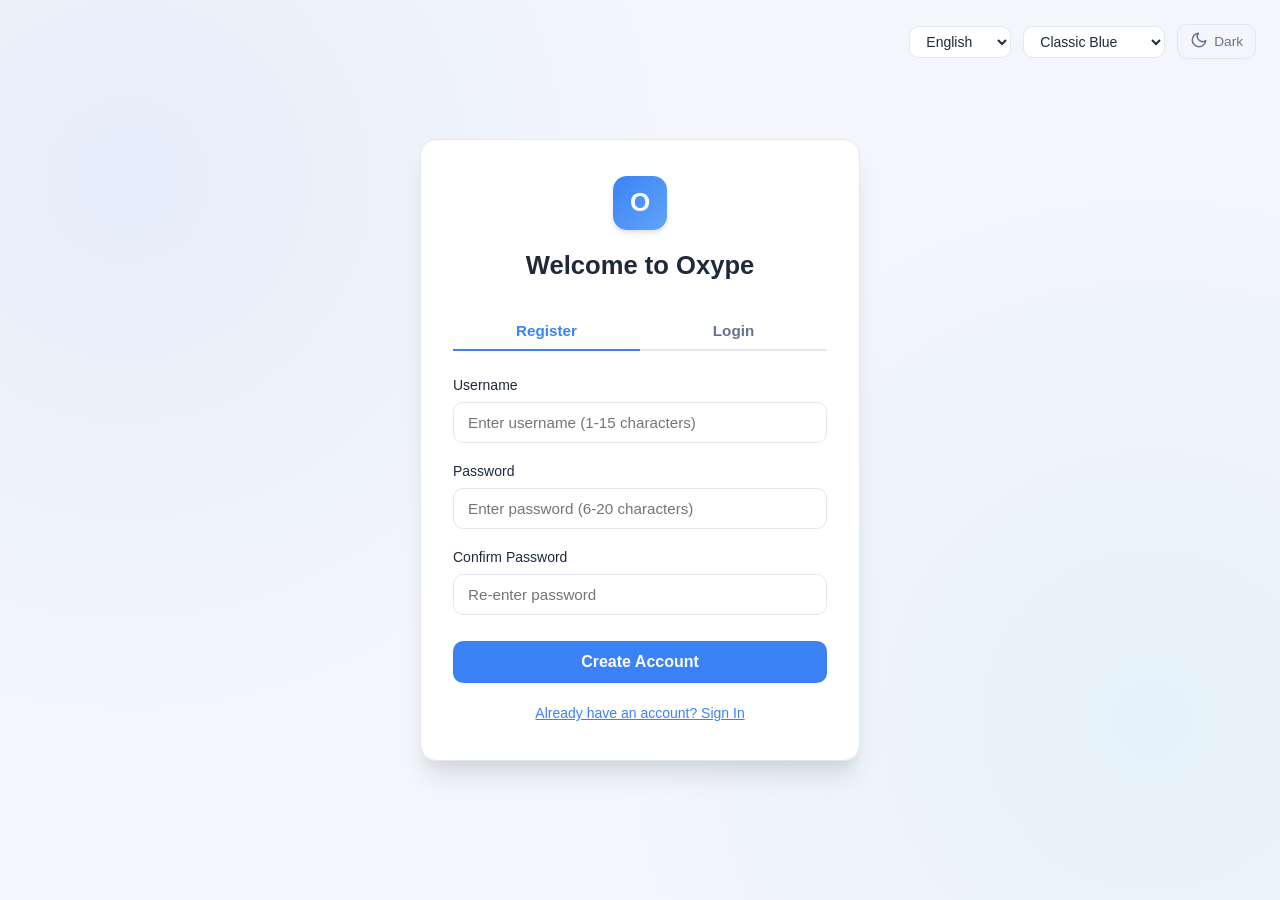
<file: client/index.html>
<!DOCTYPE html>
<html lang="en">
<head>
    <meta charset="UTF-8">
    <meta name="viewport" content="width=device-width, initial-scale=1.0">
    <title data-i18n="app.title">Oxype</title>
    <!-- Base Stylesheet and Style Controller Styles -->
    <link rel="stylesheet" href="style.css">
    <!-- Registration / Auth Specific Stylesheet -->
    <link rel="stylesheet" href="register.css">
</head>
<body>
    <div class="auth-wrapper">
        <!-- Top Action Bar for Language and Theme Selection -->
        <header class="auth-top-bar toolbar-actions">
            <!-- Language Selector Dropdown -->
            <select id="languageSelect" class="select-control" aria-label="Language">
                <!-- Dynamically populated by lang.js -->
            </select>

            <!-- Theme Color Tone Selector -->
            <select id="colorThemeSelect" class="select-control" aria-label="Color Tone">
                <!-- Dynamically populated by style.js -->
            </select>

            <!-- Theme Toggle Button -->
            <button class="theme-toggle-btn" type="button" aria-label="Toggle Theme">
                <span class="theme-icon"><svg class="icon-svg" viewBox="0 0 24 24" width="18" height="18" fill="none" stroke="currentColor" stroke-width="2" stroke-linecap="round" stroke-linejoin="round"><path d="M21 12.79A9 9 0 1 1 11.21 3 7 7 0 0 0 21 12.79z"/></svg></span>
                <span class="theme-label" data-i18n="common.dark">Dark</span>
            </button>
        </header>

        <!-- Main Authentication Card -->
        <main class="auth-container">
            <header class="auth-header">
                <div class="auth-logo" aria-hidden="true">O</div>
                <h1 class="auth-title" data-i18n="auth.title">Welcome to Oxype</h1>
            </header>

            <!-- Tab Switchers (Register as default opening screen) -->
            <nav class="auth-tabs" aria-label="Authentication Modes">
                <button type="button" id="tabRegister" class="auth-tab-btn active" data-i18n="auth.tabRegister">Register</button>
                <button type="button" id="tabLogin" class="auth-tab-btn" data-i18n="auth.tabLogin">Login</button>
            </nav>

            <!-- Status Feedback Banners -->
            <div id="authErrorBanner" class="form-error-banner" role="alert" aria-live="polite"></div>
            <div id="authInfoBanner" class="form-info-banner" role="status" aria-live="polite"></div>

            <!-- Registration Form (Opening Screen Default) -->
            <form id="registerForm" class="auth-form" novalidate>
                <div class="form-group">
                    <label for="regUsername" class="form-label" data-i18n="auth.usernameLabel">Username</label>
                    <input type="text" id="regUsername" class="form-input" 
                           data-i18n-placeholder="auth.usernamePlaceholder" 
                           placeholder="Enter username (1-15 characters)" 
                           maxlength="15" required autocomplete="username">
                </div>

                <div class="form-group">
                    <label for="regPassword" class="form-label" data-i18n="auth.passwordLabel">Password</label>
                    <input type="password" id="regPassword" class="form-input" 
                           data-i18n-placeholder="auth.passwordPlaceholder" 
                           placeholder="Enter password (6-20 characters)" 
                           minlength="6" maxlength="20" required autocomplete="new-password">
                </div>

                <div class="form-group">
                    <label for="regConfirmPassword" class="form-label" data-i18n="auth.confirmPasswordLabel">Confirm Password</label>
                    <input type="password" id="regConfirmPassword" class="form-input" 
                           data-i18n-placeholder="auth.confirmPasswordPlaceholder" 
                           placeholder="Re-enter password" 
                           minlength="6" maxlength="20" required autocomplete="new-password">
                </div>

                <button type="submit" class="btn-primary auth-submit-btn" data-i18n="auth.registerBtn">Create Account</button>
            </form>

            <!-- Login Form (Alternative Tab) -->
            <form id="loginForm" class="auth-form" style="display: none;" novalidate>
                <div class="form-group">
                    <label for="loginUserId" class="form-label" data-i18n="auth.userIdLabel">User ID</label>
                    <input type="number" id="loginUserId" class="form-input" 
                           data-i18n-placeholder="auth.userIdPlaceholder" 
                           placeholder="Enter numeric user ID" required autocomplete="username">
                </div>

                <div class="form-group">
                    <label for="loginPassword" class="form-label" data-i18n="auth.passwordLabel">Password</label>
                    <input type="password" id="loginPassword" class="form-input" 
                           data-i18n-placeholder="auth.passwordPlaceholder" 
                           placeholder="Enter password (6-20 characters)" 
                           minlength="6" maxlength="20" required autocomplete="current-password">
                </div>

                <button type="submit" class="btn-primary auth-submit-btn" data-i18n="auth.loginBtn">Sign In</button>
            </form>

            <!-- Footer Switch Link -->
            <footer class="auth-footer">
                <button type="button" id="authSwitchLink" class="auth-switch-link" data-i18n="auth.hasAccount">Already have an account? Sign In</button>
            </footer>
        </main>
    </div>

    <!-- Scripts: Localization, Style Controller, Core API, Page Controller -->
    <script src="lang.js"></script>
    <script src="style.js"></script>
    <script src="core.js"></script>
    <script src="register.js"></script>
</body>
</html>
</file>
<file: client/style.css>
/**
 * Oxype Web Client - Global Design System & Variables
 * Manages typography, themes (light/dark), and common UI components.
 */

:root {
    /* Color Palette - Light Theme (Default) */
    --bg-base: #f4f6fb;
    --bg-surface: #ffffff;
    --bg-surface-hover: #f1f3f8;
    --bg-surface-active: #e5e9f2;
    --bg-sidebar: #f8fafc;
    --bg-card: #ffffff;

    --text-primary: #1e293b;
    --text-secondary: #64748b;
    --text-muted: #94a3b8;
    --text-inverse: #ffffff;

    --primary-color: #3b82f6;
    --primary-hover: #2563eb;
    --primary-light: #eff6ff;
    --primary-active: #1d4ed8;

    --danger-color: #ef4444;
    --danger-hover: #dc2626;
    --danger-light: #fee2e2;

    --success-color: #10b981;
    --success-light: #d1fae5;

    --warning-color: #f59e0b;
    --warning-light: #fef3c7;

    --border-color: #e2e8f0;
    --border-focus: #3b82f6;

    --shadow-sm: 0 1px 2px 0 rgba(0, 0, 0, 0.05);
    --shadow-md: 0 4px 6px -1px rgba(0, 0, 0, 0.1), 0 2px 4px -1px rgba(0, 0, 0, 0.06);
    --shadow-lg: 0 10px 15px -3px rgba(0, 0, 0, 0.1), 0 4px 6px -2px rgba(0, 0, 0, 0.05);
    --shadow-xl: 0 20px 25px -5px rgba(0, 0, 0, 0.1), 0 10px 10px -5px rgba(0, 0, 0, 0.04);

    --radius-sm: 6px;
    --radius-md: 10px;
    --radius-lg: 16px;
    --radius-full: 9999px;

    --font-sans: -apple-system, BlinkMacSystemFont, "Segoe UI", Roboto, "Helvetica Neue", Arial, sans-serif;
    --font-mono: ui-monospace, SFMono-Regular, Menlo, Monaco, Consolas, monospace;

    --transition-fast: 0.15s ease;
    --transition-normal: 0.25s ease;

    /* Modern Scrollbar Design Variables (Light Mode) */
    --scrollbar-width: 6px;
    --scrollbar-track: transparent;
    --scrollbar-thumb: rgba(148, 163, 184, 0.45);
    --scrollbar-thumb-hover: rgba(100, 116, 139, 0.7);
    --scrollbar-thumb-active: rgba(71, 85, 105, 0.9);
}

/* Dark Theme Palette */
[data-theme="dark"] {
    --bg-base: #0f172a;
    --bg-surface: #1e293b;
    --bg-surface-hover: #334155;
    --bg-surface-active: #475569;
    --bg-sidebar: #131d31;
    --bg-card: #1e293b;

    --text-primary: #f8fafc;
    --text-secondary: #94a3b8;
    --text-muted: #64748b;
    --text-inverse: #0f172a;

    --primary-color: #38bdf8;
    --primary-hover: #0ea5e9;
    --primary-light: rgba(56, 189, 248, 0.15);
    --primary-active: #0284c7;

    --danger-color: #f87171;
    --danger-hover: #ef4444;
    --danger-light: rgba(248, 113, 113, 0.15);

    --success-color: #34d399;
    --success-light: rgba(52, 211, 153, 0.15);

    --warning-color: #fbbf24;
    --warning-light: rgba(251, 191, 36, 0.15);

    --border-color: #334155;
    --border-focus: #38bdf8;

    --shadow-sm: 0 1px 2px 0 rgba(0, 0, 0, 0.5);
    --shadow-md: 0 4px 6px -1px rgba(0, 0, 0, 0.4);
    --shadow-lg: 0 10px 15px -3px rgba(0, 0, 0, 0.5);
    --shadow-xl: 0 20px 25px -5px rgba(0, 0, 0, 0.6);

    /* Modern Scrollbar Design Variables (Dark Mode) */
    --scrollbar-track: transparent;
    --scrollbar-thumb: rgba(148, 163, 184, 0.28);
    --scrollbar-thumb-hover: rgba(203, 213, 225, 0.5);
    --scrollbar-thumb-active: rgba(226, 232, 240, 0.7);
}

/* Color Tone Accents - Sakura Pink (Light Mode) */
[data-accent="sakura"] {
    --primary-color: #ec4899;
    --primary-hover: #db2777;
    --primary-light: #fdf2f8;
    --primary-active: #be185d;
    --border-focus: #ec4899;
}

/* Color Tone Accents - Sakura Pink (Dark Mode) */
[data-theme="dark"][data-accent="sakura"] {
    --primary-color: #f472b6;
    --primary-hover: #ec4899;
    --primary-light: rgba(244, 114, 182, 0.18);
    --primary-active: #db2777;
    --border-focus: #f472b6;
}

/* Color Tone Accents - Meadow/Grass Green (Light Mode) */
[data-accent="grass"] {
    --primary-color: #10b981;
    --primary-hover: #059669;
    --primary-light: #ecfdf5;
    --primary-active: #047857;
    --border-focus: #10b981;
}

/* Color Tone Accents - Meadow/Grass Green (Dark Mode) */
[data-theme="dark"][data-accent="grass"] {
    --primary-color: #34d399;
    --primary-hover: #10b981;
    --primary-light: rgba(52, 211, 153, 0.18);
    --primary-active: #059669;
    --border-focus: #34d399;
}

/* Universal Reset & Base Styling */
*, *::before, *::after {
    box-sizing: border-box;
    margin: 0;
    padding: 0;
}

/* Modern Cross-Browser Scrollbar Styles */
* {
    scrollbar-width: thin;
    scrollbar-color: var(--scrollbar-thumb) var(--scrollbar-track);
}

/* WebKit / Chromium Browsers (Chrome, Edge, Safari, Opera) */
::-webkit-scrollbar {
    width: var(--scrollbar-width);
    height: var(--scrollbar-width);
}

::-webkit-scrollbar-track {
    background: var(--scrollbar-track);
}

::-webkit-scrollbar-thumb {
    background-color: var(--scrollbar-thumb);
    border-radius: var(--radius-full);
    border: 1px solid transparent;
    background-clip: padding-box;
    transition: background-color var(--transition-fast);
}

::-webkit-scrollbar-thumb:hover {
    background-color: var(--scrollbar-thumb-hover);
}

::-webkit-scrollbar-thumb:active {
    background-color: var(--scrollbar-thumb-active);
}

::-webkit-scrollbar-corner {
    background: transparent;
}

html, body {
    width: 100%;
    height: 100%;
    font-family: var(--font-sans);
    background-color: var(--bg-base);
    color: var(--text-primary);
    line-height: 1.5;
    -webkit-font-smoothing: antialiased;
    -moz-osx-font-smoothing: grayscale;
    transition: background-color var(--transition-normal), color var(--transition-normal);
}

/* Common Control Elements */
button {
    font-family: inherit;
    font-size: 0.95rem;
    cursor: pointer;
    border: none;
    outline: none;
    border-radius: var(--radius-md);
    transition: all var(--transition-fast);
    display: inline-flex;
    align-items: center;
    justify-content: center;
    gap: 8px;
}

button:focus-visible {
    outline: 2px solid var(--border-focus);
    outline-offset: 2px;
}

input, select, textarea {
    font-family: inherit;
    font-size: 0.95rem;
    color: var(--text-primary);
    background-color: var(--bg-surface);
    border: 1px solid var(--border-color);
    border-radius: var(--radius-md);
    padding: 10px 14px;
    outline: none;
    transition: border-color var(--transition-fast), box-shadow var(--transition-fast);
}

input:focus, select:focus, textarea:focus {
    border-color: var(--border-focus);
    box-shadow: 0 0 0 3px var(--primary-light);
}

/* Common Buttons */
.btn-primary {
    background-color: var(--primary-color);
    color: #ffffff;
    font-weight: 600;
    padding: 10px 18px;
}

.btn-primary:hover {
    background-color: var(--primary-hover);
}

.btn-primary:active {
    background-color: var(--primary-active);
}

.btn-secondary {
    background-color: var(--bg-surface-hover);
    color: var(--text-primary);
    border: 1px solid var(--border-color);
    padding: 8px 14px;
}

.btn-secondary:hover {
    background-color: var(--bg-surface-active);
}

.btn-danger {
    background-color: var(--danger-color);
    color: #ffffff;
    padding: 8px 14px;
}

.btn-danger:hover {
    background-color: var(--danger-hover);
}

/* Select Control */
.select-control {
    padding: 6px 12px;
    font-size: 0.875rem;
    background-color: var(--bg-surface);
    color: var(--text-primary);
    border: 1px solid var(--border-color);
    cursor: pointer;
}

/* Toast Notifications Container */
#toast-container {
    position: fixed;
    top: 20px;
    right: 20px;
    z-index: 9999;
    display: flex;
    flex-direction: column;
    gap: 10px;
    max-width: 360px;
    pointer-events: none;
}

.toast {
    pointer-events: auto;
    background-color: var(--bg-surface);
    color: var(--text-primary);
    padding: 12px 18px;
    border-radius: var(--radius-md);
    box-shadow: var(--shadow-lg);
    border-left: 4px solid var(--primary-color);
    font-size: 0.9rem;
    display: flex;
    align-items: center;
    justify-content: space-between;
    animation: toastSlideIn 0.3s ease forwards;
    transition: opacity 0.25s ease, transform 0.25s ease;
}

.toast.toast-error {
    border-left-color: var(--danger-color);
    background-color: var(--bg-surface);
}

.toast.toast-success {
    border-left-color: var(--success-color);
    background-color: var(--bg-surface);
}

.toast.toast-warning {
    border-left-color: var(--warning-color);
    background-color: var(--bg-surface);
}

@keyframes toastSlideIn {
    from {
        opacity: 0;
        transform: translateX(100%);
    }
    to {
        opacity: 1;
        transform: translateX(0);
    }
}

/* Top Action Bar (Language & Theme Selectors) */
.toolbar-actions {
    display: flex;
    align-items: center;
    gap: 12px;
}

.theme-toggle-btn {
    background: transparent;
    border: 1px solid var(--border-color);
    color: var(--text-secondary);
    padding: 6px 12px;
    font-size: 0.85rem;
    border-radius: var(--radius-md);
    display: inline-flex;
    align-items: center;
    gap: 6px;
}

.theme-toggle-btn:hover {
    color: var(--text-primary);
    background-color: var(--bg-surface-hover);
}

/* Accessibility helper: keeps a label available to assistive technology without
   giving it a place in the visual layout. Used by the composer format selector,
   whose visible control is a <select> that already states its own purpose. */
.visually-hidden {
    position: absolute;
    width: 1px;
    height: 1px;
    padding: 0;
    margin: -1px;
    overflow: hidden;
    clip: rect(0, 0, 0, 0);
    white-space: nowrap;
    border: 0;
}
</file>
<file: client/register.css>
/**
 * Oxype Web Client - Registration and Authentication Page Stylesheet
 * Controls layout, form cards, animations, and responsive auth components.
 */

.auth-wrapper {
    min-height: 100vh;
    display: flex;
    flex-direction: column;
    align-items: center;
    justify-content: center;
    padding: 24px;
    background: radial-gradient(circle at 10% 20%, rgba(59, 130, 246, 0.08) 0%, transparent 40%),
                radial-gradient(circle at 90% 80%, rgba(56, 189, 248, 0.08) 0%, transparent 40%),
                var(--bg-base);
}

.auth-top-bar {
    position: absolute;
    top: 24px;
    right: 24px;
    display: flex;
    align-items: center;
    gap: 12px;
}

.auth-container {
    width: 100%;
    max-width: 440px;
    background-color: var(--bg-surface);
    border-radius: var(--radius-lg);
    box-shadow: var(--shadow-xl);
    border: 1px solid var(--border-color);
    padding: 36px 32px;
    position: relative;
    overflow: hidden;
    transition: transform var(--transition-normal), box-shadow var(--transition-normal);
}

.auth-header {
    text-align: center;
    margin-bottom: 28px;
}

.auth-logo {
    display: inline-flex;
    align-items: center;
    justify-content: center;
    width: 54px;
    height: 54px;
    border-radius: 14px;
    background: linear-gradient(135deg, var(--primary-color), #60a5fa);
    color: #ffffff;
    font-size: 26px;
    font-weight: 700;
    margin-bottom: 16px;
    box-shadow: var(--shadow-md);
}

.auth-title {
    font-size: 1.6rem;
    font-weight: 700;
    color: var(--text-primary);
}

/* Tabs for Register / Login switch */
.auth-tabs {
    display: flex;
    border-bottom: 2px solid var(--border-color);
    margin-bottom: 24px;
}

.auth-tab-btn {
    flex: 1;
    background: transparent;
    border: none;
    border-radius: 0;
    padding: 10px 0;
    font-size: 0.95rem;
    font-weight: 600;
    color: var(--text-secondary);
    border-bottom: 2px solid transparent;
    margin-bottom: -2px;
    cursor: pointer;
    transition: color var(--transition-fast), border-color var(--transition-fast);
}

.auth-tab-btn.active {
    color: var(--primary-color);
    border-bottom-color: var(--primary-color);
}

.auth-tab-btn:hover:not(.active) {
    color: var(--text-primary);
}

/* Form Styles */
.auth-form {
    display: flex;
    flex-direction: column;
    gap: 18px;
}

.form-group {
    display: flex;
    flex-direction: column;
    gap: 6px;
}

.form-label {
    font-size: 0.875rem;
    font-weight: 500;
    color: var(--text-primary);
}

.form-input {
    width: 100%;
    padding: 11px 14px;
}

.form-error-banner {
    display: none;
    padding: 10px 14px;
    background-color: var(--danger-light);
    color: var(--danger-hover);
    border-radius: var(--radius-md);
    font-size: 0.875rem;
    line-height: 1.4;
    border: 1px solid rgba(239, 68, 68, 0.2);
}

.form-error-banner.visible {
    display: block;
}

.form-info-banner {
    display: none;
    padding: 10px 14px;
    background-color: var(--success-light);
    color: var(--success-color);
    border-radius: var(--radius-md);
    font-size: 0.875rem;
    line-height: 1.4;
    border: 1px solid rgba(16, 185, 129, 0.2);
}

.form-info-banner.visible {
    display: block;
}

.auth-submit-btn {
    margin-top: 8px;
    width: 100%;
    padding: 12px;
    font-size: 1rem;
}

.auth-footer {
    text-align: center;
    margin-top: 20px;
    font-size: 0.875rem;
    color: var(--text-secondary);
}

.auth-switch-link {
    color: var(--primary-color);
    cursor: pointer;
    font-weight: 500;
    text-decoration: underline;
    background: none;
    border: none;
    padding: 0;
    font-size: inherit;
    display: inline;
}

.auth-switch-link:hover {
    color: var(--primary-hover);
}
</file>
